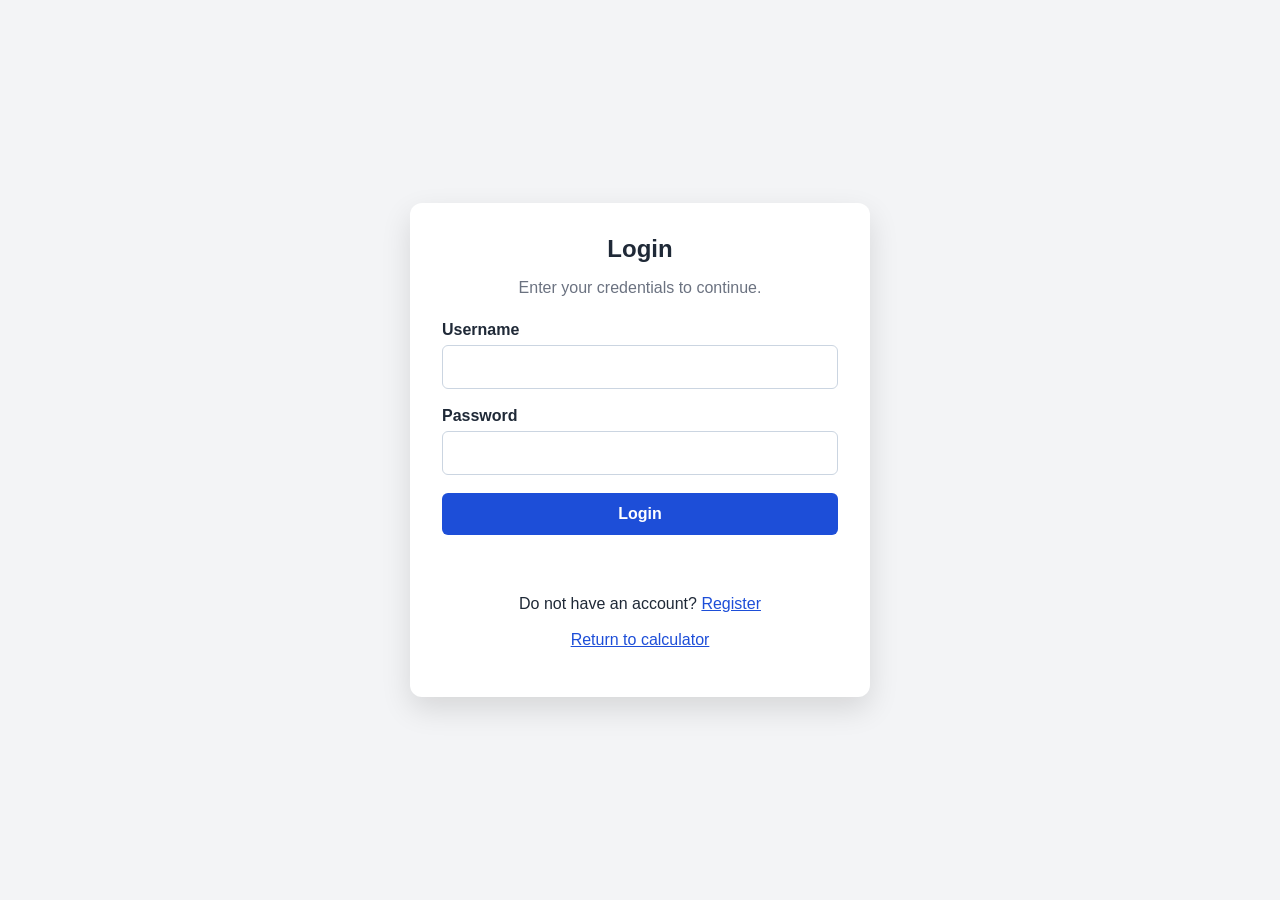
<file: templates/login.html>
<!DOCTYPE html>
<html lang="en">
<head>
    <meta charset="UTF-8">
    <meta
        name="viewport"
        content="width=device-width, initial-scale=1.0"
    >
    <title>Login | Module 13</title>

    <link
        rel="stylesheet"
        href="/static/css/styles.css"
    >
</head>

<body>
    <main class="auth-container">
        <section class="auth-card">
            <h1>Login</h1>

            <p class="subtitle">
                Enter your credentials to continue.
            </p>

            <form id="login-form" novalidate>
                <div class="form-group">
                    <label for="username">Username</label>

                    <input
                        type="text"
                        id="username"
                        name="username"
                        minlength="3"
                        required
                    >
                </div>

                <div class="form-group">
                    <label for="password">Password</label>

                    <input
                        type="password"
                        id="password"
                        name="password"
                        minlength="8"
                        required
                    >
                </div>

                <button type="submit" id="login-button">
                    Login
                </button>
            </form>

            <div
                id="login-message"
                class="message"
                role="alert"
                aria-live="polite"
            ></div>

            <p class="auth-link">
                Do not have an account?
                <a href="/register">Register</a>
            </p>

            <p class="auth-link">
                <a href="/">Return to calculator</a>
            </p>
        </section>
    </main>

    <script src="/static/js/login.js"></script>
</body>
</html>
</file>
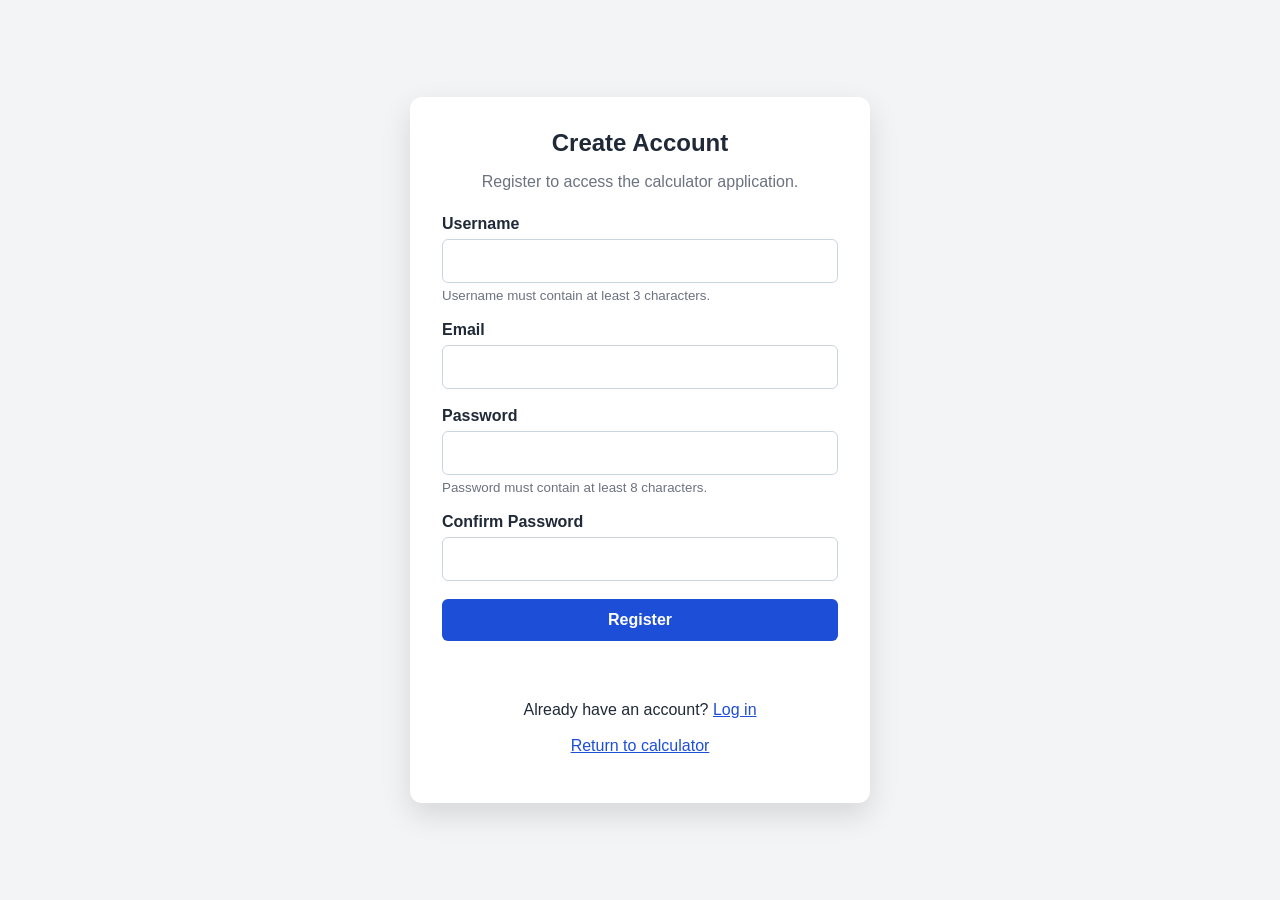
<file: templates/register.html>
<!DOCTYPE html>
<html lang="en">
<head>
    <meta charset="UTF-8">
    <meta
        name="viewport"
        content="width=device-width, initial-scale=1.0"
    >
    <title>Register | Module 13</title>

    <link
        rel="stylesheet"
        href="/static/css/styles.css"
    >
</head>

<body>
    <main class="auth-container">
        <section class="auth-card">
            <h1>Create Account</h1>

            <p class="subtitle">
                Register to access the calculator application.
            </p>

            <form id="register-form" novalidate>
                <div class="form-group">
                    <label for="username">Username</label>

                    <input
                        type="text"
                        id="username"
                        name="username"
                        minlength="3"
                        maxlength="50"
                        required
                    >

                    <small>
                        Username must contain at least 3 characters.
                    </small>
                </div>

                <div class="form-group">
                    <label for="email">Email</label>

                    <input
                        type="email"
                        id="email"
                        name="email"
                        required
                    >
                </div>

                <div class="form-group">
                    <label for="password">Password</label>

                    <input
                        type="password"
                        id="password"
                        name="password"
                        minlength="8"
                        required
                    >

                    <small>
                        Password must contain at least 8 characters.
                    </small>
                </div>

                <div class="form-group">
                    <label for="confirm-password">
                        Confirm Password
                    </label>

                    <input
                        type="password"
                        id="confirm-password"
                        name="confirm-password"
                        minlength="8"
                        required
                    >
                </div>

                <button type="submit" id="register-button">
                    Register
                </button>
            </form>

            <div
                id="register-message"
                class="message"
                role="alert"
                aria-live="polite"
            ></div>

            <p class="auth-link">
                Already have an account?
                <a href="/login">Log in</a>
            </p>

            <p class="auth-link">
                <a href="/">Return to calculator</a>
            </p>
        </section>
    </main>

    <script src="/static/js/register.js"></script>
</body>
</html>
</file>
<file: static/css/styles.css>
* {
    box-sizing: border-box;
}

body {
    margin: 0;
    min-height: 100vh;
    font-family: Arial, Helvetica, sans-serif;
    background: #f3f4f6;
    color: #1f2937;
}

.auth-container {
    min-height: 100vh;
    display: flex;
    align-items: center;
    justify-content: center;
    padding: 24px;
}

.auth-card {
    width: 100%;
    max-width: 460px;
    padding: 32px;
    background: #ffffff;
    border-radius: 12px;
    box-shadow: 0 12px 30px rgba(0, 0, 0, 0.12);
}

.auth-card h1 {
    margin-top: 0;
    margin-bottom: 8px;
    text-align: center;
}

.subtitle {
    margin-bottom: 24px;
    text-align: center;
    color: #6b7280;
}

.form-group {
    margin-bottom: 18px;
}

.form-group label {
    display: block;
    margin-bottom: 6px;
    font-weight: bold;
}

.form-group input {
    width: 100%;
    padding: 12px;
    border: 1px solid #cbd5e1;
    border-radius: 6px;
    font-size: 16px;
}

.form-group small {
    display: block;
    margin-top: 5px;
    color: #6b7280;
}

button {
    width: 100%;
    padding: 12px;
    border: none;
    border-radius: 6px;
    background: #1d4ed8;
    color: white;
    font-size: 16px;
    font-weight: bold;
    cursor: pointer;
}

button:hover {
    background: #1e40af;
}

.message {
    min-height: 24px;
    margin-top: 18px;
    padding: 10px;
    border-radius: 6px;
    text-align: center;
}

.message:empty {
    padding: 0;
}

.message.success {
    background: #dcfce7;
    color: #166534;
}

.message.error {
    background: #fee2e2;
    color: #991b1b;
}

.auth-link {
    margin-top: 18px;
    text-align: center;
}

.auth-link a {
    color: #1d4ed8;
}
</file>
